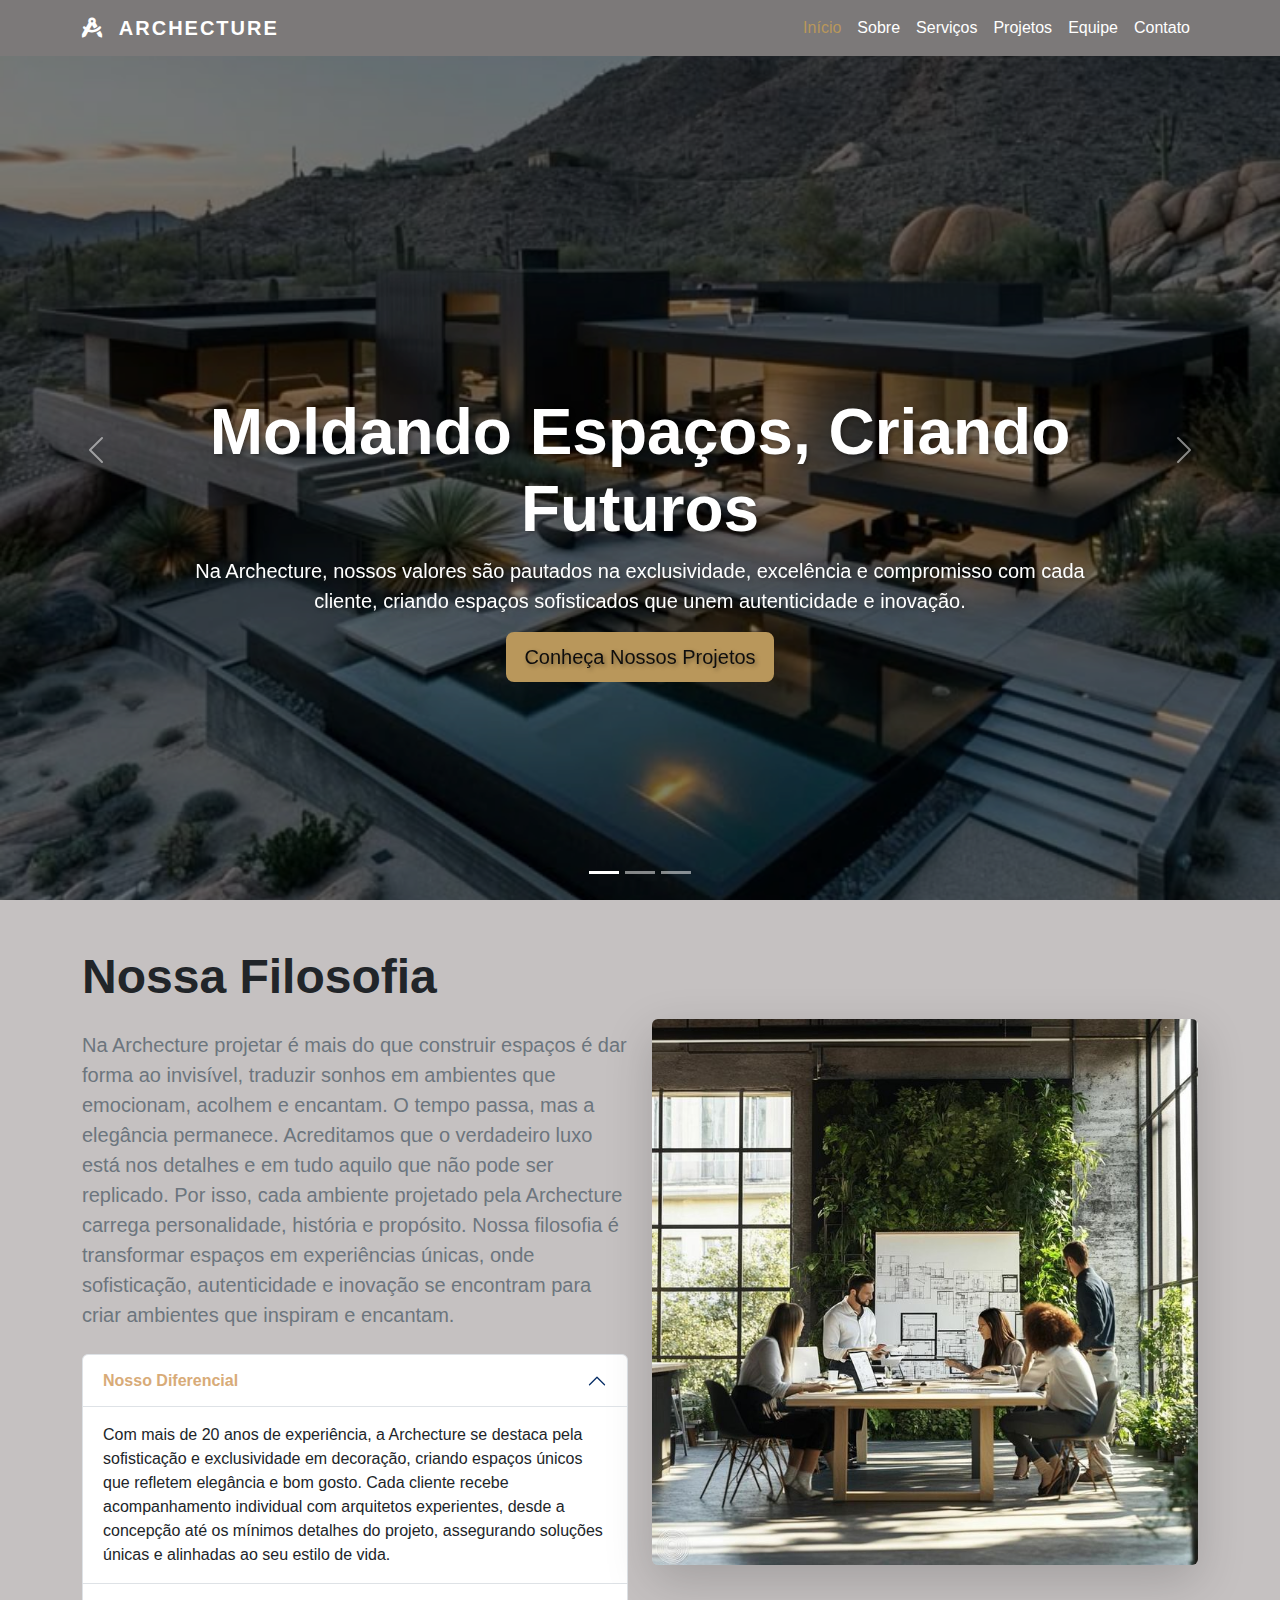
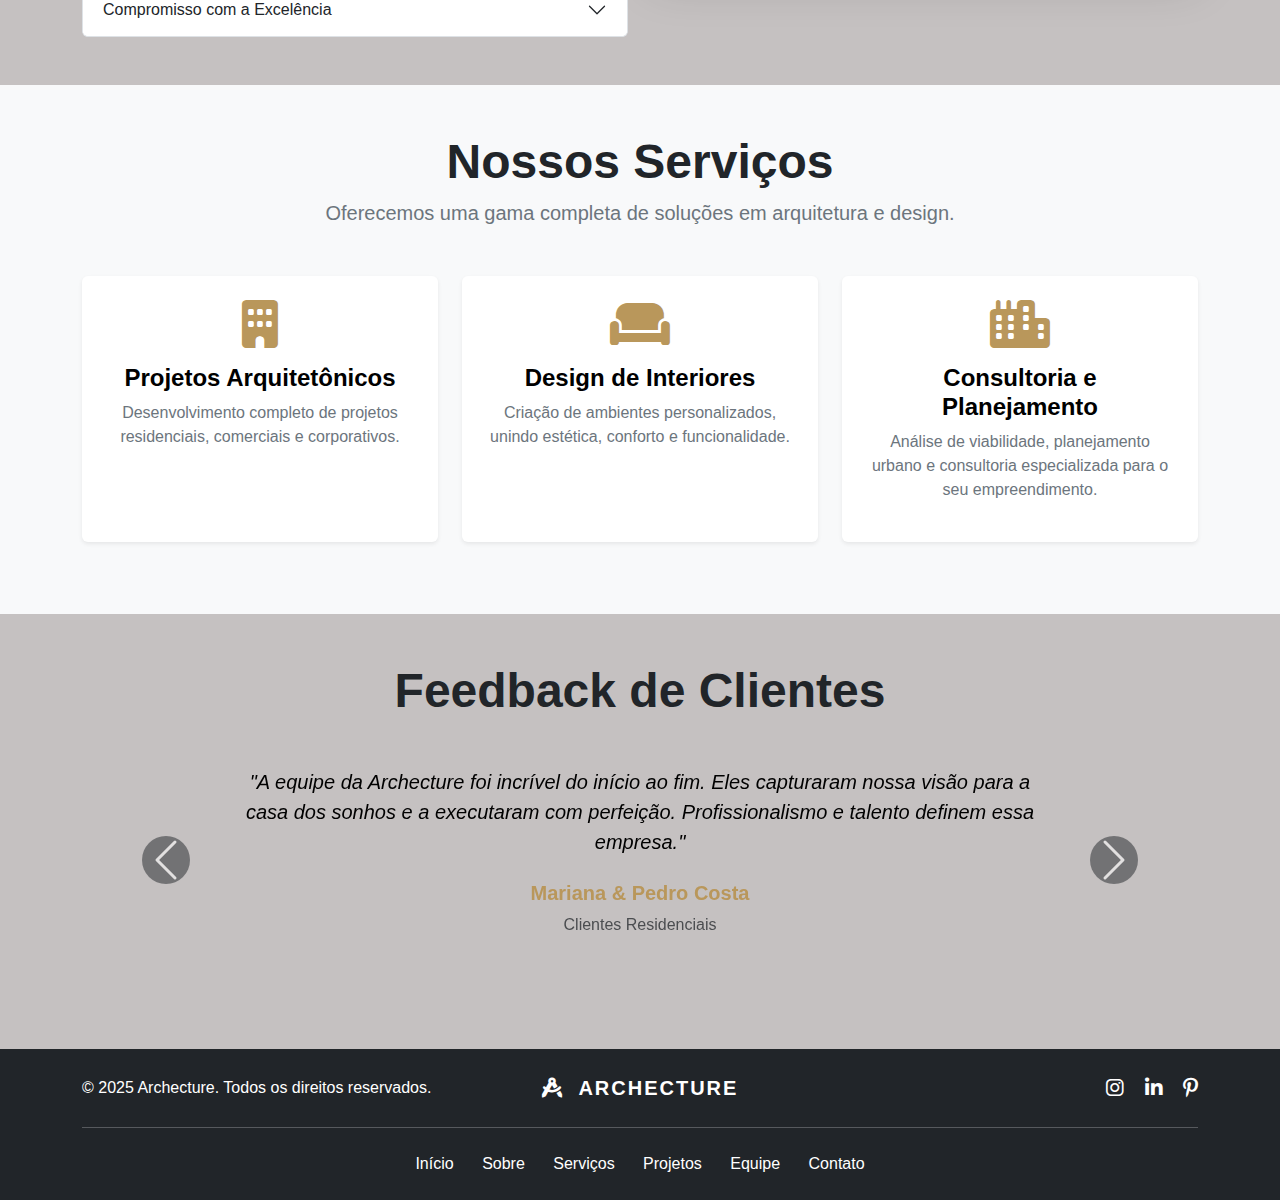
<file: archecture-site/index.html>
<!DOCTYPE html>
<html lang="pt-BR">
  <head>
    <meta charset="UTF-8" />
    <meta name="viewport" content="width=device-width, initial-scale=1.0" />
    <title>Archecture - Arquitetura e Design</title>
    <link rel="shortcut icon" href="./img/flor.ico" type="image/x-icon" />
    <link
      href="https://cdn.jsdelivr.net/npm/bootstrap@5.3.3/dist/css/bootstrap.min.css"
      rel="stylesheet"
    />

    <link
      rel="stylesheet"
      href="https://cdnjs.cloudflare.com/ajax/libs/font-awesome/6.5.2/css/all.min.css"
    />
    <link rel="stylesheet" href="./estilo.css" />
    <script src="https://cdn.jsdelivr.net/npm/bootstrap@5.3.3/dist/js/bootstrap.bundle.min.js"></script>
    <script src="./js/javascript.js"></script>
  </head>
  <body>
    <nav class="navbar navbar-expand-lg navbar-dark fixed-top">
      <div class="container">
        <a class="navbar-brand fw-bold" href="./index.html">
          <i class="fas fa-drafting-compass me-2"></i> ARCHECTURE
        </a>
        <button
          class="navbar-toggler"
          type="button"
          data-bs-toggle="collapse"
          data-bs-target="#navbarNav"
          aria-controls="navbarNav"
          aria-expanded="false"
          aria-label="Toggle navigation"
        >
          <span class="navbar-toggler-icon"></span>
        </button>
        <div class="collapse navbar-collapse" id="navbarNav">
          <ul class="navbar-nav ms-auto">
            <li class="nav-item">
              <a class="nav-link active" aria-current="page" href="./index.html"
                >Início</a
              >
            </li>
            <li class="nav-item">
              <a class="nav-link" href="#sobre">Sobre</a>
            </li>
            <li class="nav-item">
              <a class="nav-link" href="#servicos">Serviços</a>
            </li>
            <li class="nav-item">
              <a class="nav-link" href="./projetos.html/projetos.html"
                >Projetos</a
              >
            </li>
            <li class="nav-item">
              <a class="nav-link" href="./equipe.html/equipe.html">Equipe</a>
            </li>
            <li class="nav-item">
              <a class="nav-link" href="./contato.html/contato.html">Contato</a>
            </li>
          </ul>
        </div>
      </div>
    </nav>

    <header id="inicio" class="carousel slide" data-bs-ride="carousel">
      <div class="carousel-indicators">
        <button
          type="button"
          data-bs-target="#inicio"
          data-bs-slide-to="0"
          class="active"
          aria-current="true"
          aria-label="Slide 1"
        ></button>
        <button
          type="button"
          data-bs-target="#inicio"
          data-bs-slide-to="1"
          aria-label="Slide 2"
        ></button>
        <button
          type="button"
          data-bs-target="#inicio"
          data-bs-slide-to="2"
          aria-label="Slide 3"
        ></button>
      </div>
      <div class="carousel-inner">
        <div class="carousel-item active c-item">
          <img
            src="./img/faixada5.jpeg"
            class="d-block w-100 c-img"
            alt="Fachada de uma casa moderna"
          />
          <div class="carousel-caption">
            <h1 class="display-3 fw-bolder">
              Moldando Espaços, Criando Futuros
            </h1>
            <p class="lead">
              Na Archecture, nossos valores são pautados na exclusividade,
              excelência e compromisso com cada cliente, criando espaços
              sofisticados que unem autenticidade e inovação.
            </p>
            <a href="./projetos.html/projetos.html" class="btn btn-gold btn-lg"
              >Conheça Nossos Projetos</a
            >
          </div>
        </div>
        <div class="carousel-item c-item">
          <img
            src="./img/sala.interior.jpeg"
            class="d-block w-100 c-img"
            alt="Interior de sala de estar"
          />
          <div class="carousel-caption">
            <h2 class="display-4 fw-bold">Nosso Diferencial</h2>
            <p>
              Com mais de 20 anos de experiência, a Archecture se destaca pela
              sofisticação e exclusividade em decoração, criando espaços únicos
              que refletem elegância e bom gosto.
            </p>
          </div>
        </div>
        <div class="carousel-item c-item">
          <img
            src="./img/predio.sustentavel.jpeg"
            class="d-block w-100 c-img"
            alt="Prédio com design sustentável"
          />
          <div class="carousel-caption">
            <h2 class="display-4 fw-bold">Arquitetura Consciente</h2>
            <p>
              Projetos que respeitam o meio ambiente e promovem o bem-estar.
            </p>
          </div>
        </div>
      </div>
      <button
        class="carousel-control-prev"
        type="button"
        data-bs-target="#inicio"
        data-bs-slide="prev"
      >
        <span class="carousel-control-prev-icon" aria-hidden="true"></span
        ><span class="visually-hidden">Previous</span>
      </button>
      <button
        class="carousel-control-next"
        type="button"
        data-bs-target="#inicio"
        data-bs-slide="next"
      >
        <span class="carousel-control-next-icon" aria-hidden="true"></span
        ><span class="visually-hidden">Next</span>
      </button>
    </header>

    <main>
      <section id="sobre" class="py-5">
        <div class="container">
          <div class="row align-items-center">
            <div class="col-lg-6">
              <h2 class="display-5 fw-bold text-dark mb-4">Nossa Filosofia</h2>
              <p class="lead text-secondary">
                Na Archecture projetar é mais do que construir espaços é dar
                forma ao invisível, traduzir sonhos em ambientes que emocionam,
                acolhem e encantam. O tempo passa, mas a elegância permanece.
                Acreditamos que o verdadeiro luxo está nos detalhes e em tudo
                aquilo que não pode ser replicado. Por isso, cada ambiente
                projetado pela Archecture carrega personalidade, história e
                propósito. Nossa filosofia é transformar espaços em experiências
                únicas, onde sofisticação, autenticidade e inovação se encontram
                para criar ambientes que inspiram e encantam.
              </p>

              <div class="accordion mt-4" id="accordionSobre">
                <div class="accordion-item">
                  <h2 class="accordion-header">
                    <button
                      class="accordion-button"
                      type="button"
                      data-bs-toggle="collapse"
                      data-bs-target="#collapseUm"
                      aria-expanded="true"
                      aria-controls="collapseUm"
                    >
                      Nosso Diferencial
                    </button>
                  </h2>
                  <div
                    id="collapseUm"
                    class="accordion-collapse collapse show"
                    data-bs-parent="#accordionSobre"
                  >
                    <div class="accordion-body">
                      Com mais de 20 anos de experiência, a Archecture se
                      destaca pela sofisticação e exclusividade em decoração,
                      criando espaços únicos que refletem elegância e bom gosto.
                      Cada cliente recebe acompanhamento individual com
                      arquitetos experientes, desde a concepção até os mínimos
                      detalhes do projeto, assegurando soluções únicas e
                      alinhadas ao seu estilo de vida.
                    </div>
                  </div>
                </div>
                <div class="accordion-item">
                  <h2 class="accordion-header">
                    <button
                      class="accordion-button collapsed"
                      type="button"
                      data-bs-toggle="collapse"
                      data-bs-target="#collapseDois"
                      aria-expanded="false"
                      aria-controls="collapseDois"
                    >
                      Compromisso com a Excelência
                    </button>
                  </h2>
                  <div
                    id="collapseDois"
                    class="accordion-collapse collapse"
                    data-bs-parent="#accordionSobre"
                  >
                    <div class="accordion-body">
                      Buscamos a excelência em cada detalhe, desde a escolha dos
                      materiais até a execução final, garantindo que cada
                      Trabalhamos apenas com fornecedores premium e materiais de
                      projeto não apenas atenda, mas supere as expectativas.
                      Oferecemos peças e projetos assinados por renomados
                      designers e arquitetos do cenário mundial, garantindo
                      sofisticação, originalidade e um valor estético
                      incomparável.
                    </div>
                  </div>
                </div>
              </div>
            </div>
            <div class="col-lg-6 mt-4 mt-lg-0">
              <img
                src="./img/reuniao.jpeg"
                class="img-fluid rounded shadow-lg"
                alt="Equipe de arquitetos em reunião"
              />
            </div>
          </div>
        </div>
      </section>

      <section id="servicos" class="py-5 bg-light">
        <div class="container">
          <div class="text-center mb-5">
            <h2 class="display-5 fw-bold text-dark">Nossos Serviços</h2>
            <p class="lead text-secondary">
              Oferecemos uma gama completa de soluções em arquitetura e design.
            </p>
          </div>
          <div class="row text-center">
            <div class="col-md-4 mb-4">
              <div class="p-4 shadow-sm bg-white rounded h-100">
                <i class="fas fa-building fa-3x text-gold mb-3"></i>
                <h4 class="fw-bold">Projetos Arquitetônicos</h4>
                <p class="text-secondary">
                  Desenvolvimento completo de projetos residenciais, comerciais
                  e corporativos.
                </p>
              </div>
            </div>
            <div class="col-md-4 mb-4">
              <div class="p-4 shadow-sm bg-white rounded h-100">
                <i class="fas fa-couch fa-3x text-gold mb-3"></i>
                <h4 class="fw-bold">Design de Interiores</h4>
                <p class="text-secondary">
                  Criação de ambientes personalizados, unindo estética, conforto
                  e funcionalidade.
                </p>
              </div>
            </div>
            <div class="col-md-4 mb-4">
              <div class="p-4 shadow-sm bg-white rounded h-100">
                <i class="fas fa-city fa-3x text-gold mb-3"></i>
                <h4 class="fw-bold">Consultoria e Planejamento</h4>
                <p class="text-secondary">
                  Análise de viabilidade, planejamento urbano e consultoria
                  especializada para o seu empreendimento.
                </p>
              </div>
            </div>
          </div>
        </div>
      </section>

      <section id="depoimentos" class="py-5">
        <div class="container">
          <h2 class="text-center display-5 fw-bold text-dark mb-5">
            Feedback de Clientes
          </h2>
          <div
            id="carouselDepoimentos"
            class="carousel slide"
            data-bs-ride="false"
          >
            <div class="carousel-inner">
              <div class="carousel-item active">
                <div class="depoimento-card mx-auto">
                  <p class="fst-italic lead">
                    "A equipe da Archecture foi incrível do início ao fim. Eles
                    capturaram nossa visão para a casa dos sonhos e a executaram
                    com perfeição. Profissionalismo e talento definem essa
                    empresa."
                  </p>
                  <h5 class="fw-bold mt-4 text-gold">Mariana & Pedro Costa</h5>
                  <p class="text-muted">Clientes Residenciais</p>
                </div>
              </div>
              <div class="carousel-item">
                <div class="depoimento-card mx-auto">
                  <p class="fst-italic lead">
                    "Contratamos a Archecture para o projeto da nossa nova sede.
                    O resultado foi um espaço de trabalho moderno, funcional e
                    que reflete perfeitamente a cultura da nossa empresa.
                    Recomendamos fortemente."
                  </p>
                  <h5 class="fw-bold mt-4 text-gold">Carlos Ferreira</h5>
                  <p class="text-muted">CEO, Tech Solutions</p>
                </div>
              </div>
            </div>
            <button
              class="carousel-control-prev"
              type="button"
              data-bs-target="#carouselDepoimentos"
              data-bs-slide="prev"
            >
              <span class="carousel-control-prev-icon" aria-hidden="true"></span
              ><span class="visually-hidden">Anterior</span>
            </button>
            <button
              class="carousel-control-next"
              type="button"
              data-bs-target="#carouselDepoimentos"
              data-bs-slide="next"
            >
              <span class="carousel-control-next-icon" aria-hidden="true"></span
              ><span class="visually-hidden">Próximo</span>
            </button>
          </div>
        </div>
      </section>
    </main>
    <footer class="text-white py-4 mt-5">
      <div class="container">
        <div class="row align-items-center">
          <div class="col-md-4 text-center text-md-start mb-3 mb-md-0">
            <p class="mb-0">© 2025 Archecture. Todos os direitos reservados.</p>
          </div>
          <div class="col-md-4 text-center mb-3 mb-md-0">
            <a class="navbar-brand fw-bold fs-5" href="./index.html">
              <i class="fas fa-drafting-compass me-2"></i> ARCHECTURE
            </a>
          </div>
          <div class="col-md-4 text-center text-md-end">
            <a
              class="text-white me-3"
              href="https://www.instagram.com/archecture"
              target="_blank"
              aria-label="Instagram"
              ><i class="fab fa-instagram fa-lg"></i
            ></a>
            <a
              class="text-white me-3"
              href="https://www.linkedin.com/company/archecture"
              target="_blank"
              aria-label="LinkedIn"
              ><i class="fab fa-linkedin-in fa-lg"></i
            ></a>
            <a
              class="text-white"
              href="https://www.pinterest.com/archecture"
              target="_blank"
              aria-label="Pinterest"
              ><i class="fab fa-pinterest-p fa-lg"></i
            ></a>
          </div>
        </div>
        <hr class="my-4 border-light opacity-25" />
        <div class="row">
          <div class="col-12 text-center">
            <ul class="list-inline mb-0">
              <li class="list-inline-item">
                <a
                  class="text-white text-decoration-none px-2"
                  href="./index.html"
                  >Início</a
                >
              </li>
              <li class="list-inline-item">
                <a
                  class="text-white text-decoration-none px-2"
                  href="./index.html#sobre"
                  >Sobre</a
                >
              </li>
              <li class="list-inline-item">
                <a
                  class="text-white text-decoration-none px-2"
                  href="./index.html#servicos"
                  >Serviços</a
                >
              </li>
              <li class="list-inline-item">
                <a
                  class="text-white text-decoration-none px-2"
                  href="./projetos.html/projetos.html"
                  >Projetos</a
                >
              </li>
              <li class="list-inline-item">
                <a
                  class="text-white text-decoration-none px-2"
                  href="./equipe.html/equipe.html"
                  >Equipe</a
                >
              </li>
              <li class="list-inline-item">
                <a
                  class="text-white text-decoration-none px-2"
                  href="./contato.html/contato.html"
                  >Contato</a
                >
              </li>
            </ul>
          </div>
        </div>
      </div>
    </footer>
  </body>
</html>
</file>
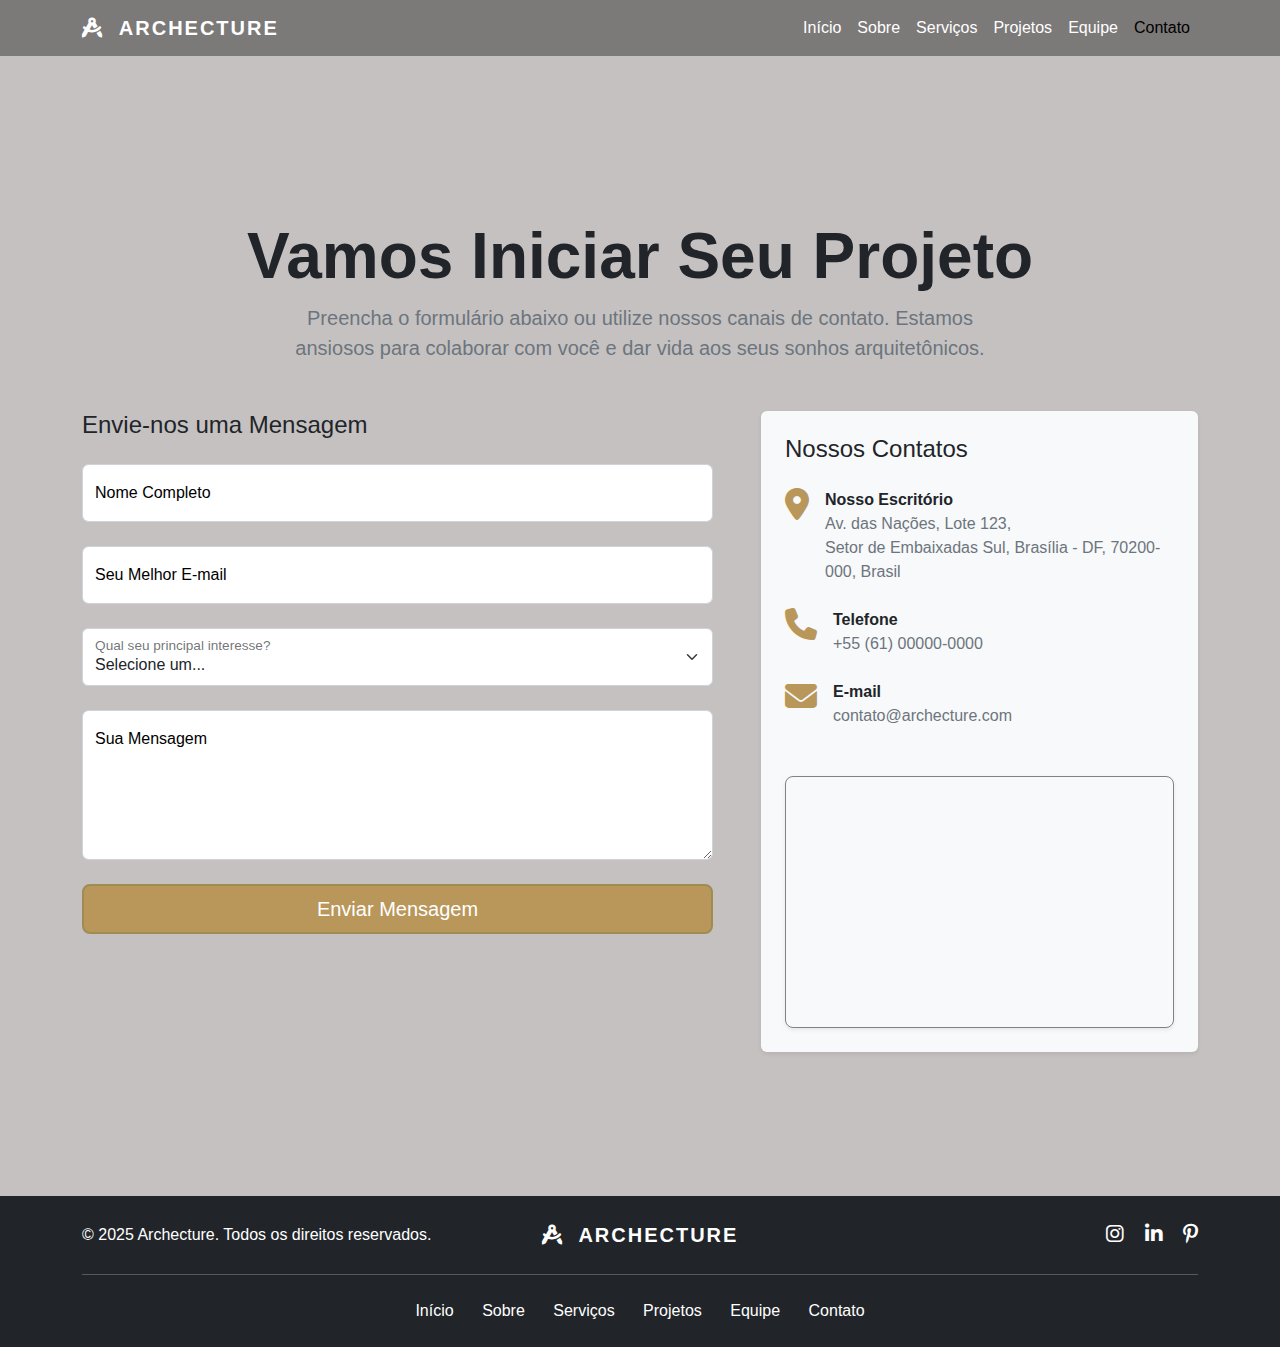
<file: archecture-site/contato.html/contato.html>
<!DOCTYPE html>
<html lang="pt-BR">
  <head>
    <meta charset="UTF-8" />
    <meta name="viewport" content="width=device-width, initial-scale=1.0" />
    <title>Contato - Archecture</title>
    <link rel="shortcut icon" href="/img/flor.ico" type="image/x-icon" />
    <link
      href="https://cdn.jsdelivr.net/npm/bootstrap@5.3.3/dist/css/bootstrap.min.css"
      rel="stylesheet"
    />
    <link
      rel="stylesheet"
      href="https://cdnjs.cloudflare.com/ajax/libs/font-awesome/6.5.2/css/all.min.css"
    />
    <link rel="stylesheet" href="../estilo.css" />

    <script src="https://cdn.jsdelivr.net/npm/bootstrap@5.3.3/dist/js/bootstrap.bundle.min.js"></script>
    <script src="../js/javascript.js"></script>

    <style>
      body {
        padding-top: 70px;
      }

      .navbar-nav .nav-item .nav-link.active-contact {
        color: var(--bs-gold) !important;
      }

      .map-container {
        border-radius: 0.5rem;
        overflow: hidden;
        border: 1px solid rgba(0, 0, 0, 0.479);
      }

      .map-container iframe {
        display: block;
      }

      .form-floating .form-control,
      .form-floating .form-select {
        border-color: #ced4da;
        box-shadow: none;
        transition: border-color 0.2s ease-in-out, box-shadow 0.2s ease-in-out;
      }

      .form-floating .form-control:focus,
      .form-floating .form-select:focus {
        border-color: var(--bs-gold);
        box-shadow: 0 0 0 0.25rem rgba(240, 221, 159, 0.25);
      }

      .btn-gold {
        background-color: #b9975b;
        border-color: #9e8c52;
        color: #fff;
        transition: background-color 0.2s ease-in-out,
          border-color 0.2s ease-in-out, transform 0.1s ease-in-out;
      }

      .btn-gold:hover {
        background-color: #c5bda1;
        border-color: #726f64;
        transform: translateY(-1px);
      }

      .btn-gold:active {
        background-color: #3a3a39 !important;
        border-color: #3d3d3b !important;
      }

      .list-unstyled .fa-2x {
        vertical-align: middle;
      }
    </style>
  </head>
  <body>
    <nav class="navbar navbar-expand-lg navbar-dark fixed-top">
      <div class="container">
        <a class="navbar-brand fw-bold" href="../index.html"
          ><i class="fas fa-drafting-compass me-2"></i> ARCHECTURE</a
        >
        <button
          class="navbar-toggler"
          type="button"
          data-bs-toggle="collapse"
          data-bs-target="#navbarNav"
          aria-controls="navbarNav"
          aria-expanded="false"
          aria-label="Toggle navigation"
        >
          <span class="navbar-toggler-icon"></span>
        </button>
        <div class="collapse navbar-collapse" id="navbarNav">
          <ul class="navbar-nav ms-auto">
            <li class="nav-item">
              <a class="nav-link" href="../index.html">Início</a>
            </li>
            <li class="nav-item">
              <a class="nav-link" href="../index.html#sobre">Sobre</a>
            </li>
            <li class="nav-item">
              <a class="nav-link" href="../index.html#servicos">Serviços</a>
            </li>
            <li class="nav-item">
              <a class="nav-link" href="../projetos.html/projetos.html"
                >Projetos</a
              >
            </li>
            <li class="nav-item">
              <a class="nav-link" href="../equipe.html/equipe.html">Equipe</a>
            </li>
            <li class="nav-item">
              <a
                class="nav-link active active-contact"
                aria-current="page"
                href="/contato.html/contato.html"
                >Contato</a
              >
            </li>
          </ul>
        </div>
      </div>
    </nav>

    <main class="py-5" style="padding-top: 100px !important">
      <div class="container py-5">
        <div class="text-center mb-5">
          <h1 class="display-3 fw-bolder text-dark">
            Vamos Iniciar Seu Projeto
          </h1>
          <p class="lead text-secondary mx-auto" style="max-width: 700px">
            Preencha o formulário abaixo ou utilize nossos canais de contato.
            Estamos ansiosos para colaborar com você e dar vida aos seus sonhos
            arquitetônicos.
          </p>
        </div>

        <div class="row g-5">
          <div class="col-lg-7">
            <h4 class="mb-4 text-dark">Envie-nos uma Mensagem</h4>
            <form class="needs-validation" novalidate>
              <div class="form-floating mb-4">
                <input
                  type="text"
                  class="form-control"
                  id="floatingName"
                  placeholder="Seu nome completo"
                  required
                />
                <label for="floatingName">Nome Completo</label>
                <div class="invalid-feedback">Por favor, insira seu nome.</div>
              </div>
              <div class="form-floating mb-4">
                <input
                  type="email"
                  class="form-control"
                  id="floatingEmail"
                  placeholder="nome@exemplo.com"
                  required
                />
                <label for="floatingEmail">Seu Melhor E-mail</label>
                <div class="invalid-feedback">
                  Por favor, insira um e-mail válido.
                </div>
              </div>
              <div class="form-floating mb-4">
                <select
                  class="form-select"
                  id="floatingSelect"
                  aria-label="Selecione o tipo de interesse"
                  required
                >
                  <option selected disabled value="">Selecione um...</option>
                  <option value="Residencial">Projeto Residencial</option>
                  <option value="Comercial">Projeto Comercial</option>
                  <option value="Interiores">Design de Interiores</option>
                  <option value="Consulta">Consulta Geral</option>
                </select>
                <label for="floatingSelect"
                  >Qual seu principal interesse?</label
                >
                <div class="invalid-feedback">
                  Por favor, selecione uma opção.
                </div>
              </div>
              <div class="form-floating mb-4">
                <textarea
                  class="form-control"
                  placeholder="Deixe sua mensagem aqui"
                  id="floatingTextarea"
                  style="height: 150px"
                  required
                ></textarea>
                <label for="floatingTextarea">Sua Mensagem</label>
                <div class="invalid-feedback">
                  Por favor, escreva sua mensagem.
                </div>
              </div>

              <button class="btn btn-gold btn-lg w-100" type="submit">
                Enviar Mensagem
              </button>
            </form>
          </div>

          <div class="col-lg-5">
            <div class="bg-light p-4 rounded shadow-sm h-100">
              <h4 class="mb-4 text-dark">Nossos Contatos</h4>
              <ul class="list-unstyled">
                <li class="d-flex align-items-start mb-4">
                  <div class="flex-shrink-0">
                    <i class="fas fa-map-marker-alt fa-2x text-gold"></i>
                  </div>
                  <div class="flex-grow-1 ms-3">
                    <strong class="text-dark">Nosso Escritório</strong>
                    <p class="text-secondary mb-0">
                      Av. das Nações, Lote 123, <br />Setor de Embaixadas Sul,
                      Brasília - DF, 70200-000, Brasil
                    </p>
                  </div>
                </li>
                <li class="d-flex align-items-start mb-4">
                  <div class="flex-shrink-0">
                    <i class="fas fa-phone fa-2x text-gold"></i>
                  </div>
                  <div class="flex-grow-1 ms-3">
                    <strong class="text-dark">Telefone</strong>
                    <p class="text-secondary mb-0">+55 (61) 00000-0000</p>
                  </div>
                </li>
                <li class="d-flex align-items-start mb-5">
                  <div class="flex-shrink-0">
                    <i class="fas fa-envelope fa-2x text-gold"></i>
                  </div>
                  <div class="flex-grow-1 ms-3">
                    <strong class="text-dark">E-mail</strong>
                    <p class="text-secondary mb-0">contato@archecture.com</p>
                  </div>
                </li>
              </ul>

              <div class="map-container shadow-sm">
                <iframe
                  src="https://www.google.com/maps/embed?pb=!1m18!1m12!1m3!1d3839.066496924843!2d-47.882142285189785!3d-15.794228989069532!2m3!1f0!2f0!3f0!3m2!1i1024!2i768!4f13.1!3m3!1m2!1s0x935a3b2b4b2b4b2b%3A0x8b2b4b2b4b2b4b2b!2sSetor%20de%20Embaixadas%20Sul%20-%20Bras%C3%ADlia%2C%20DF!5e0!3m2!1sen!2sbr!4v1678901234567!5m2!1sen!2sbr"
                  width="100%"
                  height="250"
                  style="border: 0"
                  allowfullscreen=""
                  loading="lazy"
                  referrerpolicy="no-referrer-when-downgrade"
                ></iframe>
              </div>
            </div>
          </div>
        </div>
      </div>
    </main>

    <footer class="text-white py-4 mt-5">
      <div class="container">
        <div class="row align-items-center">
          <div class="col-md-4 text-center text-md-start mb-3 mb-md-0">
            <p class="mb-0">© 2025 Archecture. Todos os direitos reservados.</p>
          </div>
          <div class="col-md-4 text-center mb-3 mb-md-0">
            <a class="navbar-brand fw-bold fs-5" href="../index.html">
              <i class="fas fa-drafting-compass me-2"></i> ARCHECTURE
            </a>
          </div>
          <div class="col-md-4 text-center text-md-end">
            <a
              class="text-white me-3"
              href="https://www.instagram.com/archecture"
              target="_blank"
              aria-label="Instagram"
              ><i class="fab fa-instagram fa-lg"></i
            ></a>
            <a
              class="text-white me-3"
              href="https://www.linkedin.com/company/archecture"
              target="_blank"
              aria-label="LinkedIn"
              ><i class="fab fa-linkedin-in fa-lg"></i
            ></a>
            <a
              class="text-white"
              href="https://www.pinterest.com/archecture"
              target="_blank"
              aria-label="Pinterest"
              ><i class="fab fa-pinterest-p fa-lg"></i
            ></a>
          </div>
        </div>
        <hr class="my-4 border-light opacity-25" />
        <div class="row">
          <div class="col-12 text-center">
            <ul class="list-inline mb-0">
              <li class="list-inline-item">
                <a
                  class="text-white text-decoration-none px-2"
                  href="../index.html"
                  >Início</a
                >
              </li>
              <li class="list-inline-item">
                <a
                  class="text-white text-decoration-none px-2"
                  href="../index.html#sobre"
                  >Sobre</a
                >
              </li>
              <li class="list-inline-item">
                <a
                  class="text-white text-decoration-none px-2"
                  href="../index.html#servicos"
                  >Serviços</a
                >
              </li>
              <li class="list-inline-item">
                <a
                  class="text-white text-decoration-none px-2"
                  href="../projetos.html/projetos.html"
                  >Projetos</a
                >
              </li>
              <li class="list-inline-item">
                <a
                  class="text-white text-decoration-none px-2"
                  href="../equipe.html/equipe.html"
                  >Equipe</a
                >
              </li>
              <li class="list-inline-item">
                <a
                  class="text-white text-decoration-none px-2"
                  href="/contato.html/contato.html"
                  >Contato</a
                >
              </li>
            </ul>
          </div>
        </div>
      </div>
    </footer>
  </body>
</html>
</file>
<file: archecture-site/estilo.css>
/* Paleta de Cores e Tipografia */
:root {
    --cor-gold: #b9975b;
    --cor-dark: #212529;
    --cor-light: #ffffff;
    --cor-light-dark: #dfba84;
}

body {
    font-family: 'Segoe UI', Roboto, 'Helvetica Neue', Arial, sans-serif;
}

/* --- Barra de Navegação --- */
.navbar {
    background-color:#7c7979;
    transition: background-color 0.4s ease-in-out;
}

.navbar.scrolled {
    background-color: var(--cor-light-dark);
}

.navbar-brand {
    letter-spacing: 2px;
}

.nav-link {
    color: #ffffff !important;
    font-weight: 500;
}

.nav-link.active, .nav-link:hover {
    color: var(--cor-gold) !important;
}

body {
    background-color: #c5c1c1fd;
    color: #000000;
    font-family: 'Segoe UI', Roboto, 'Helvetica Neue', Arial, sans-serif;
}

/* --- Cabeçalho com Carrossel --- */
.c-item {
    height: 100vh;
    min-height: 500px;
}

.c-img {
    height: 100%;
    object-fit: cover;
    filter: brightness(0.5);
}

.carousel-caption {
    bottom: 22%;
    text-shadow: 2px 2px 4px rgba(0, 0, 0, 0.349);
}

/* --- Botões e Badges --- */
.btn-gold {
    background-color: var(--cor-gold);
    color: #0e0d0d;
    border: 2px solid var(--cor-gold);
    transition: all 0.3s ease;
}

.btn-gold:hover {
    background-color: transparent;
    color: var(--cor-gold);
    border-color: var(--cor-gold);
}

.bg-gold-light {
    background-color: var(--cor-light-gold);
}

/* --- Seções e Acordeão --- */
.accordion-button:not(.collapsed) {
    color: #d8ab78;
    background-color: var(--cor-light-gold);
    font-weight: bold;
}

.accordion-button:focus {
    box-shadow: 0 0 0 0.25rem rgb(70, 67, 64);
}

.text-gold {
    color: var(--cor-gold) !important;
}

/* --- Depoimentos --- */
.depoimento-card {
    max-width: 800px;
    text-align: center;
}

#carouselDepoimentos .carousel-control-prev-icon,
#carouselDepoimentos .carousel-control-next-icon {
    background-color: var(--cor-dark);
    border-radius: 50%;
    padding: 1.5rem;
}

/* --- Página de Projetos --- */
.project-card {
    transition: transform 0.3s ease, box-shadow 0.3s ease;
}

.project-card:hover {
    transform: translateY(-10px);
    box-shadow: 0 1rem 3rem rgba(0,0,0,.175) !important;
}

/* --- Rodapé --- */
footer {
    background-color: var(--cor-dark);
}


.form-control.is-invalid, .was-validated .form-control:invalid {
    border-color: #dc3545;
}

.form-control.is-valid, .was-validated .form-control:valid {
    border-color: #198754;
}

.form-control:focus {
    border-color: #B9975B; 
    box-shadow: 0 0 0 0.25rem rgba(247, 213, 154, 0.25);
}
</file>
